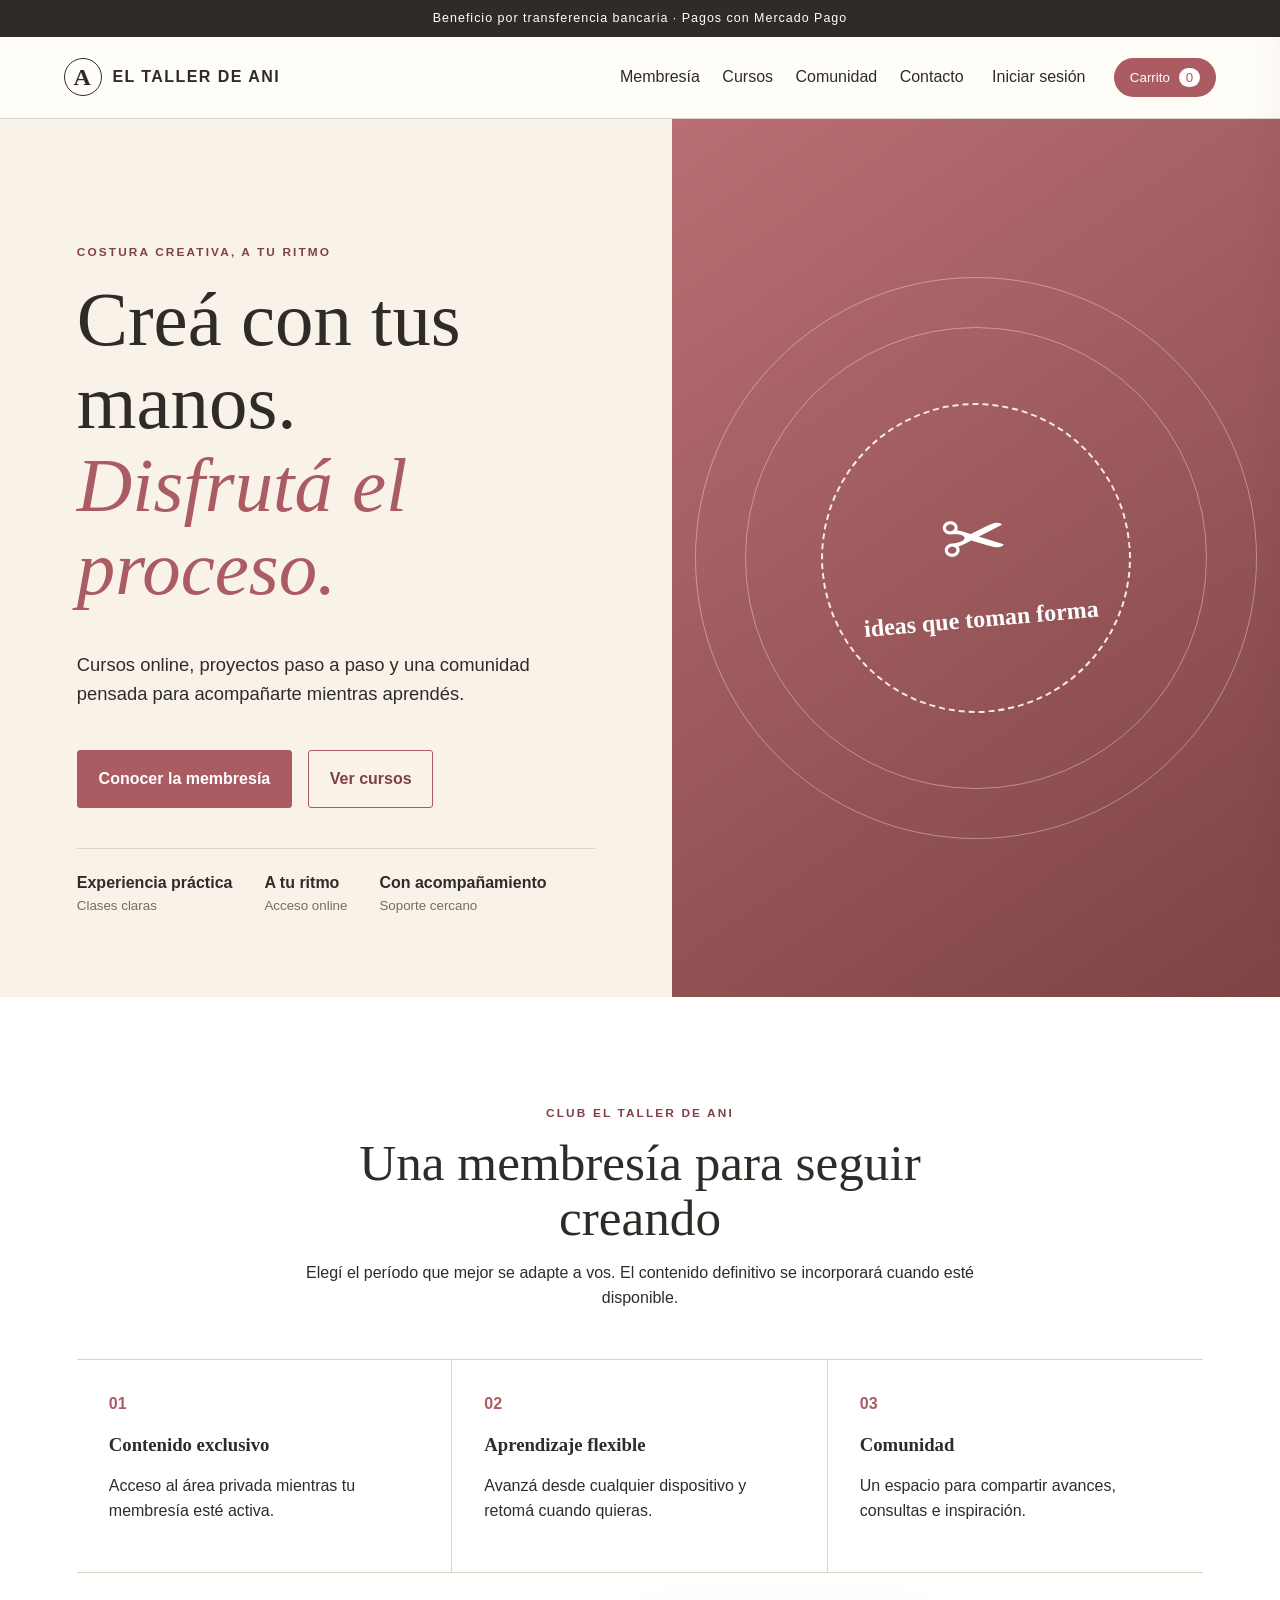
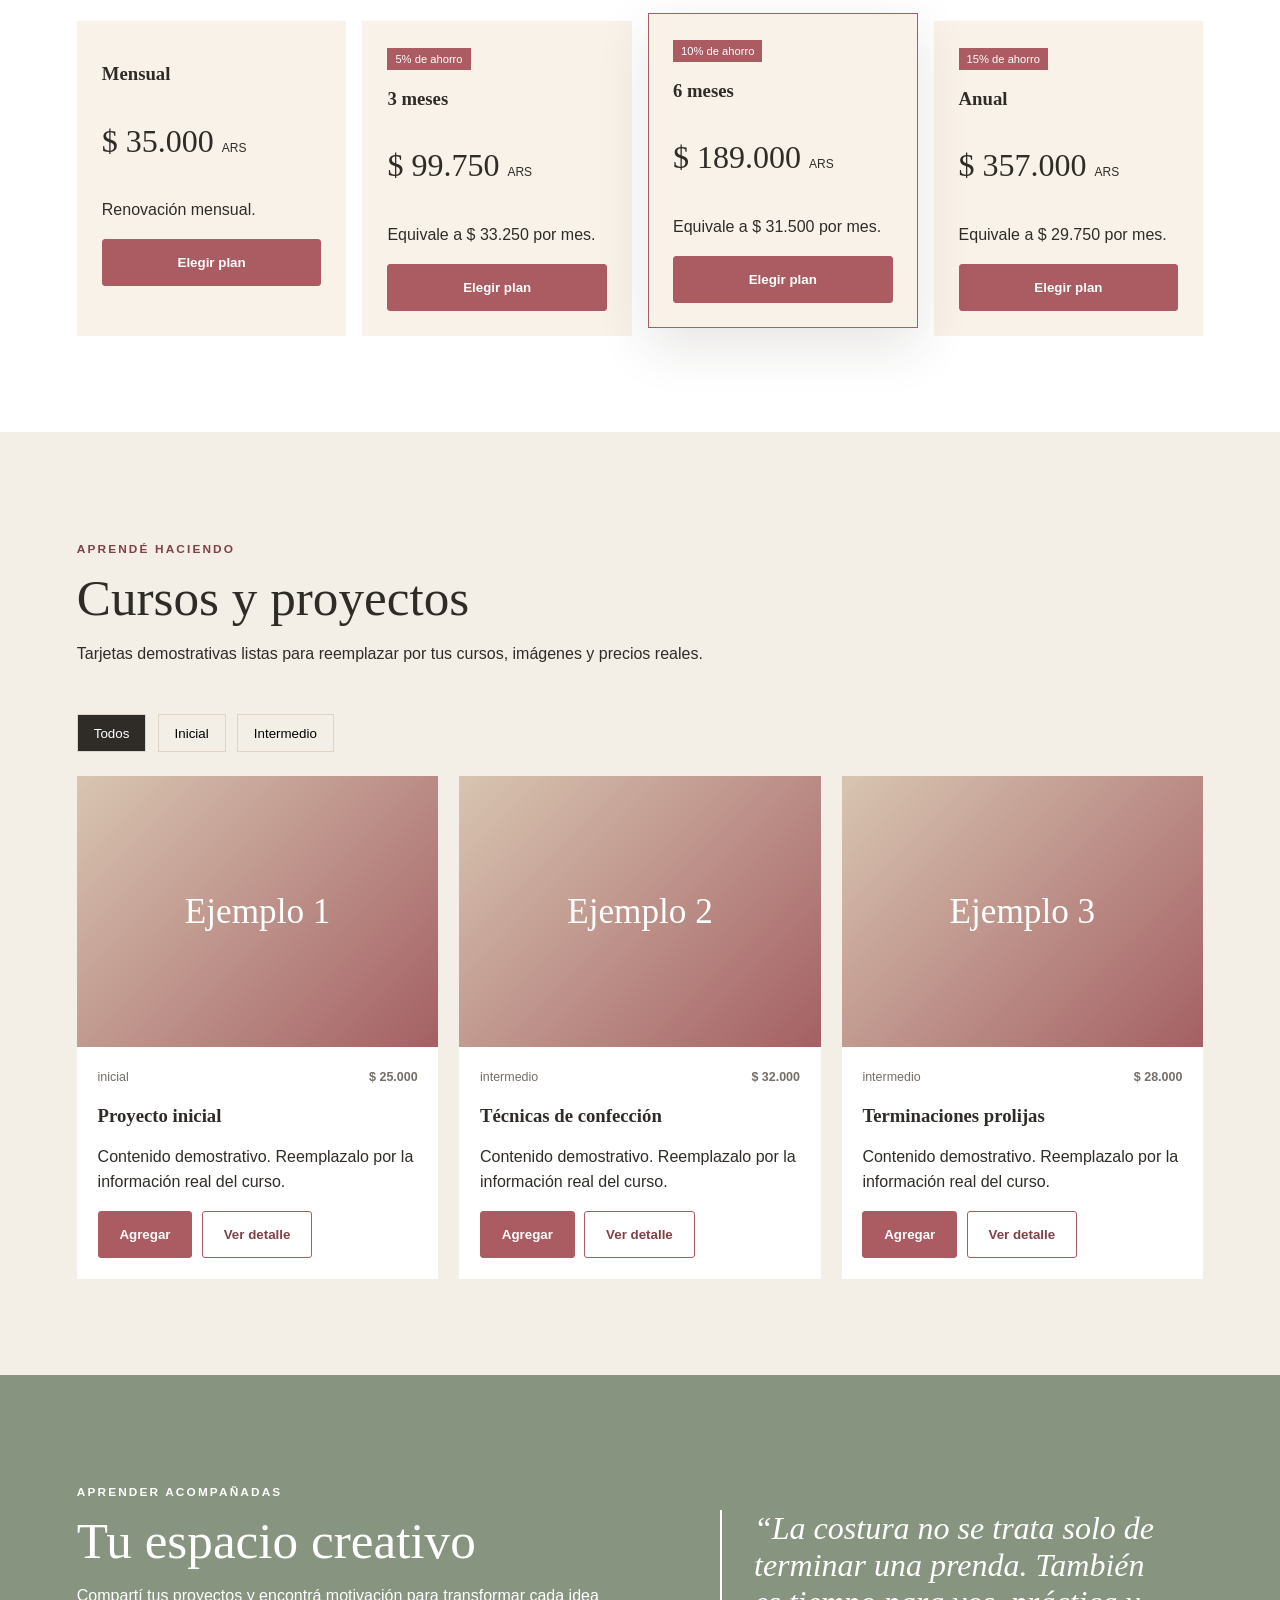
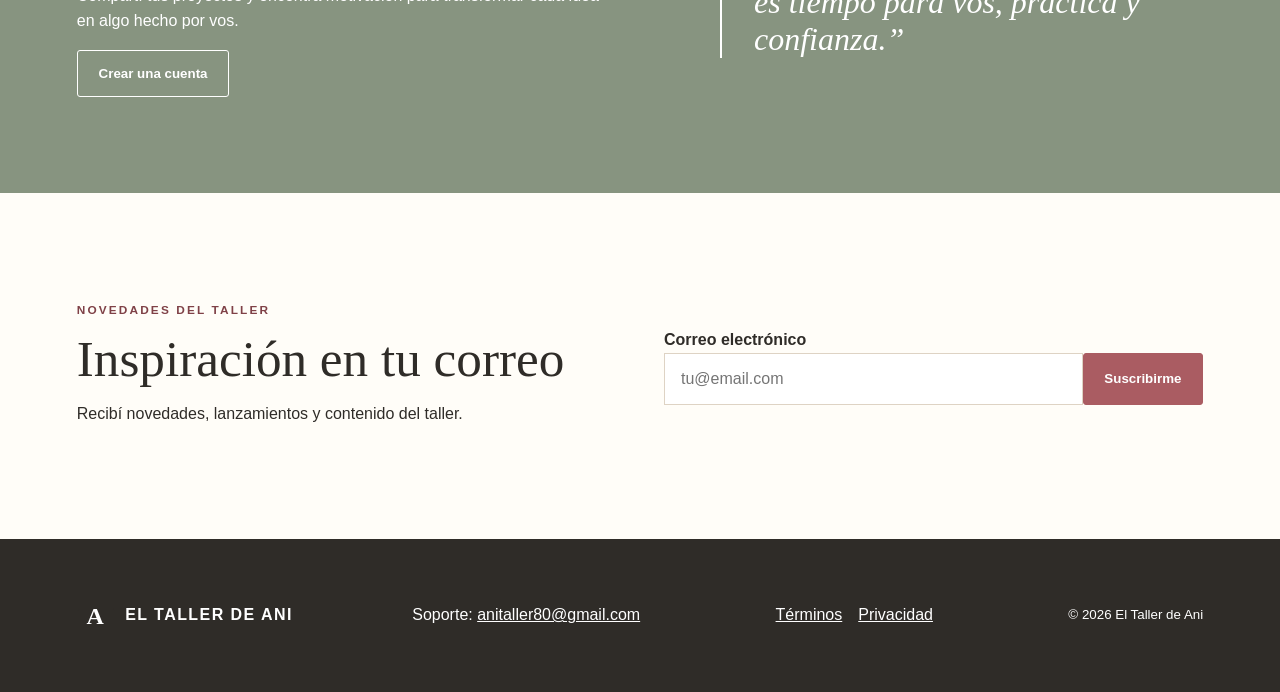
<file: index.html>
<!doctype html>
<html lang="es">
<head>
  <meta charset="utf-8">
  <meta name="viewport" content="width=device-width,initial-scale=1">
  <meta name="description" content="El Taller de Ani: cursos de costura, comunidad y membresías online.">
  <title>El Taller de Ani | Costura, cursos y comunidad</title>
  <link rel="stylesheet" href="assets/css/styles.css">
</head>
<body>
  <div class="promo">Beneficio por transferencia bancaria · Pagos con Mercado Pago</div>
  <header class="header">
    <a class="brand" href="#inicio" aria-label="Ir al inicio">
      <span class="brand-mark">A</span><span>EL TALLER DE ANI</span>
    </a>
    <button class="menu-btn" id="menuBtn" aria-controls="mainNav" aria-expanded="false">☰</button>
    <nav id="mainNav" class="nav" aria-label="Navegación principal">
      <a href="#membresia">Membresía</a><a href="#cursos">Cursos</a><a href="#comunidad">Comunidad</a><a href="#contacto">Contacto</a>
      <button class="link-btn" data-open="authModal">Iniciar sesión</button>
      <button class="cart-btn" data-open="cartDrawer">Carrito <span id="cartCount">0</span></button>
    </nav>
  </header>

  <main>
    <section id="inicio" class="hero">
      <div class="hero-copy">
        <p class="eyebrow">COSTURA CREATIVA, A TU RITMO</p>
        <h1>Creá con tus manos.<br><em>Disfrutá el proceso.</em></h1>
        <p class="lead">Cursos online, proyectos paso a paso y una comunidad pensada para acompañarte mientras aprendés.</p>
        <div class="actions"><a class="btn primary" href="#membresia">Conocer la membresía</a><a class="btn secondary" href="#cursos">Ver cursos</a></div>
        <div class="stats"><span><strong>Experiencia práctica</strong><small>Clases claras</small></span><span><strong>A tu ritmo</strong><small>Acceso online</small></span><span><strong>Con acompañamiento</strong><small>Soporte cercano</small></span></div>
      </div>
      <div class="hero-art" aria-label="Composición decorativa inspirada en costura">
        <div class="stitch-circle"><span>✂</span><b>ideas que toman forma</b></div>
      </div>
    </section>

    <section id="membresia" class="section membership">
      <div class="section-head"><p class="eyebrow">CLUB EL TALLER DE ANI</p><h2>Una membresía para seguir creando</h2><p>Elegí el período que mejor se adapte a vos. El contenido definitivo se incorporará cuando esté disponible.</p></div>
      <div class="benefits"><article><span>01</span><h3>Contenido exclusivo</h3><p>Acceso al área privada mientras tu membresía esté activa.</p></article><article><span>02</span><h3>Aprendizaje flexible</h3><p>Avanzá desde cualquier dispositivo y retomá cuando quieras.</p></article><article><span>03</span><h3>Comunidad</h3><p>Un espacio para compartir avances, consultas e inspiración.</p></article></div>
      <div class="plans" id="plans"></div>
    </section>

    <section id="cursos" class="section courses">
      <div class="section-head left"><p class="eyebrow">APRENDÉ HACIENDO</p><h2>Cursos y proyectos</h2><p>Tarjetas demostrativas listas para reemplazar por tus cursos, imágenes y precios reales.</p></div>
      <div class="filters" role="group" aria-label="Filtros de cursos"><button class="active" data-filter="todos">Todos</button><button data-filter="inicial">Inicial</button><button data-filter="intermedio">Intermedio</button></div>
      <div class="course-grid" id="courseGrid"></div>
    </section>

    <section id="comunidad" class="section community">
      <div><p class="eyebrow">APRENDER ACOMPAÑADAS</p><h2>Tu espacio creativo</h2><p>Compartí tus proyectos y encontrá motivación para transformar cada idea en algo hecho por vos.</p><button class="btn secondary light" data-open="authModal">Crear una cuenta</button></div>
      <blockquote>“La costura no se trata solo de terminar una prenda. También es tiempo para vos, práctica y confianza.”</blockquote>
    </section>

    <section class="section newsletter" id="contacto">
      <div><p class="eyebrow">NOVEDADES DEL TALLER</p><h2>Inspiración en tu correo</h2><p>Recibí novedades, lanzamientos y contenido del taller.</p></div>
      <form id="newsletterForm"><label for="newsletterEmail">Correo electrónico</label><div><input id="newsletterEmail" type="email" required placeholder="tu@email.com"><button class="btn primary">Suscribirme</button></div><small id="newsletterStatus" aria-live="polite"></small></form>
    </section>
  </main>

  <footer><div class="brand"><span class="brand-mark">A</span><span>EL TALLER DE ANI</span></div><p>Soporte: <a href="mailto:anitaller80@gmail.com">anitaller80@gmail.com</a></p><div><a href="legal/terminos.html">Términos</a><a href="legal/privacidad.html">Privacidad</a></div><small>© <span id="year"></span> El Taller de Ani</small></footer>

  <aside class="drawer" id="cartDrawer" aria-hidden="true" aria-label="Carrito">
    <div class="drawer-head"><h2>Tu carrito</h2><button data-close aria-label="Cerrar">×</button></div><div id="cartItems" class="cart-items"></div><div class="cart-total"><span>Total</span><strong id="cartTotal">$0</strong></div><button id="checkoutBtn" class="btn primary full">Continuar con Mercado Pago</button><p class="note">Para cobrar de verdad, conectá el backend y las credenciales de Mercado Pago según el README.</p>
  </aside>
  <div class="overlay" id="overlay"></div>

  <dialog id="authModal">
    <button class="dialog-close" data-close aria-label="Cerrar">×</button><div class="tabs"><button class="active" data-tab="login">Ingresar</button><button data-tab="register">Registrarme</button></div>
    <form id="loginForm" class="auth-form active"><h2>Bienvenida de nuevo</h2><label>Email<input type="email" required></label><label>Contraseña<input type="password" minlength="6" required></label><button class="btn primary full">Ingresar</button><small class="form-status" aria-live="polite"></small></form>
    <form id="registerForm" class="auth-form"><h2>Crear una cuenta</h2><label>Nombre<input type="text" required></label><label>Email<input type="email" required></label><label>Contraseña<input type="password" minlength="6" required></label><button class="btn primary full">Registrarme</button><small class="form-status" aria-live="polite"></small></form>
  </dialog>
  <script src="assets/js/app.js"></script>
</body></html>
</file>
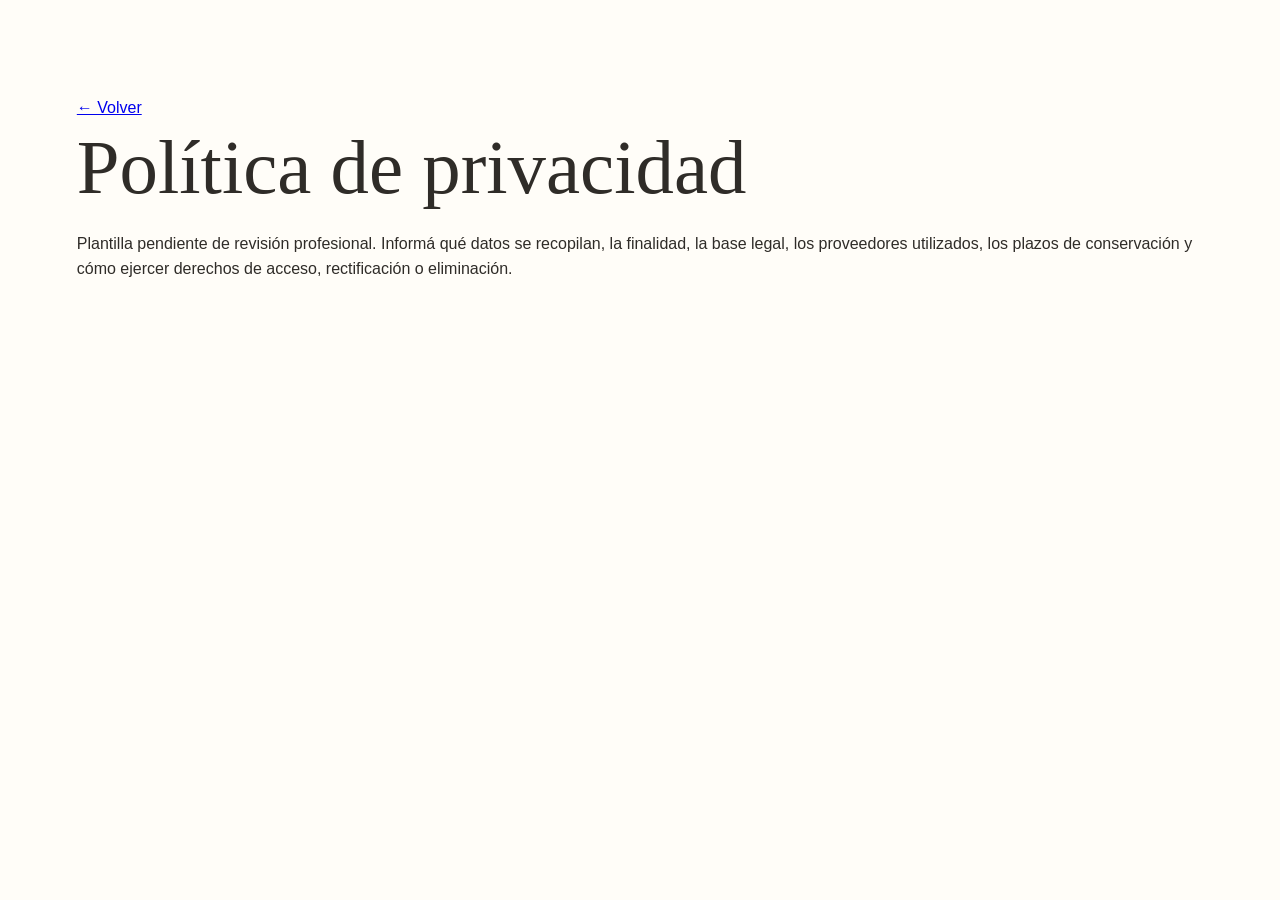
<file: legal/privacidad.html>
<!doctype html><html lang="es"><head><meta charset="utf-8"><meta name="viewport" content="width=device-width"><title>Privacidad | El Taller de Ani</title><link rel="stylesheet" href="../assets/css/styles.css"></head><body><main class="section"><a href="../index.html">← Volver</a><h1>Política de privacidad</h1><p>Plantilla pendiente de revisión profesional. Informá qué datos se recopilan, la finalidad, la base legal, los proveedores utilizados, los plazos de conservación y cómo ejercer derechos de acceso, rectificación o eliminación.</p></main></body></html>
</file>
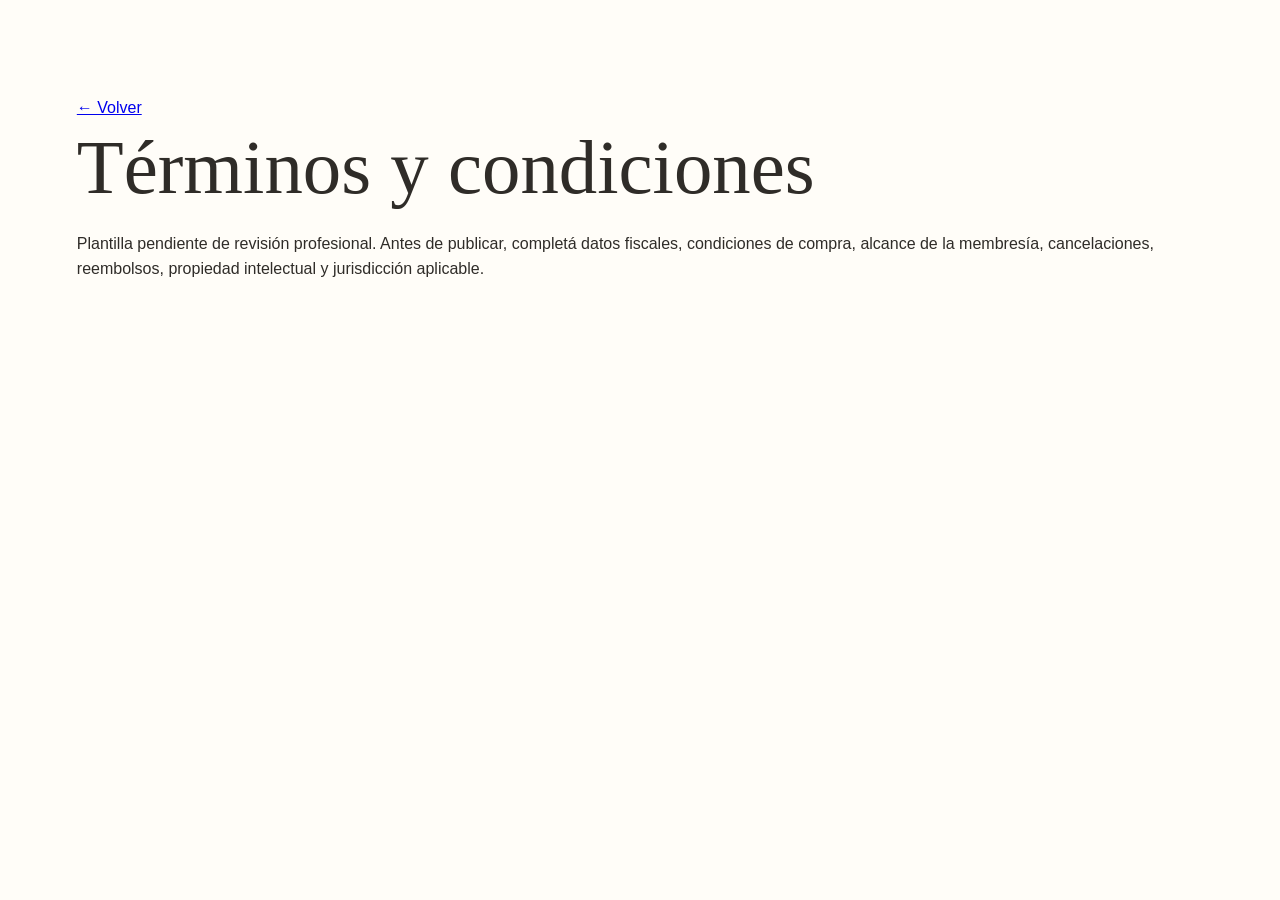
<file: legal/terminos.html>
<!doctype html><html lang="es"><head><meta charset="utf-8"><meta name="viewport" content="width=device-width"><title>Términos | El Taller de Ani</title><link rel="stylesheet" href="../assets/css/styles.css"></head><body><main class="section"><a href="../index.html">← Volver</a><h1>Términos y condiciones</h1><p>Plantilla pendiente de revisión profesional. Antes de publicar, completá datos fiscales, condiciones de compra, alcance de la membresía, cancelaciones, reembolsos, propiedad intelectual y jurisdicción aplicable.</p></main></body></html>
</file>
<file: assets/css/styles.css>
:root{--cream:#f8f2e8;--paper:#fffdf8;--ink:#2f2c28;--rose:#aa5c62;--rose2:#7f4147;--sage:#879480;--line:#ded3c4;--shadow:0 18px 50px rgba(58,44,35,.12)}*{box-sizing:border-box}html{scroll-behavior:smooth}body{margin:0;color:var(--ink);font-family:Arial,Helvetica,sans-serif;background:var(--paper);line-height:1.55}.promo{background:var(--ink);color:#fff;text-align:center;padding:.55rem 1rem;font-size:.78rem;letter-spacing:.08em}.header{height:82px;display:flex;align-items:center;justify-content:space-between;padding:0 5vw;border-bottom:1px solid var(--line);background:rgba(255,253,248,.96);position:sticky;top:0;z-index:20}.brand{display:flex;align-items:center;gap:.65rem;text-decoration:none;color:inherit;font-weight:800;letter-spacing:.09em}.brand-mark{width:38px;height:38px;border:1px solid var(--ink);border-radius:50%;display:grid;place-items:center;font-family:Georgia,serif;font-size:1.5rem}.nav{display:flex;gap:1.4rem;align-items:center}.nav a,.link-btn{color:inherit;text-decoration:none;background:none;border:0;font:inherit;cursor:pointer}.cart-btn{border:0;background:var(--rose);color:#fff;padding:.75rem 1rem;border-radius:999px;cursor:pointer}.cart-btn span{background:#fff;color:var(--rose);padding:.12rem .42rem;border-radius:999px;margin-left:.35rem}.menu-btn{display:none;border:0;background:none;font-size:1.5rem}.hero{min-height:650px;display:grid;grid-template-columns:1.05fr .95fr;background:var(--cream);overflow:hidden}.hero-copy{padding:7rem 6vw 5rem;display:flex;flex-direction:column;justify-content:center}.eyebrow{font-size:.74rem;font-weight:800;letter-spacing:.18em;color:var(--rose2)}h1,h2,h3{font-family:Georgia,'Times New Roman',serif;line-height:1.08}h1{font-size:clamp(3rem,6vw,6rem);font-weight:400;margin:.4rem 0 1.35rem}h1 em{color:var(--rose);font-weight:400}.lead{font-size:1.15rem;max-width:650px}.actions{display:flex;gap:1rem;margin:1.5rem 0 2.5rem}.btn{display:inline-flex;justify-content:center;align-items:center;text-decoration:none;border:1px solid var(--rose);padding:.95rem 1.3rem;border-radius:3px;font-weight:700;cursor:pointer}.primary{background:var(--rose);color:#fff}.primary:hover{background:var(--rose2)}.secondary{background:transparent;color:var(--rose2)}.stats{display:flex;gap:2rem;border-top:1px solid var(--line);padding-top:1.4rem}.stats span{display:flex;flex-direction:column}.stats small{color:#746d65}.hero-art{background:linear-gradient(145deg,#b96f73,#7d4345);display:grid;place-items:center;position:relative}.hero-art:before,.hero-art:after{content:"";position:absolute;border:1px solid rgba(255,255,255,.36);border-radius:50%}.hero-art:before{width:460px;height:460px}.hero-art:after{width:560px;height:560px}.stitch-circle{width:310px;height:310px;border:2px dashed #f7eadd;border-radius:50%;display:flex;flex-direction:column;justify-content:center;align-items:center;color:#fff;transform:rotate(-5deg);z-index:1}.stitch-circle span{font-size:5rem}.stitch-circle b{font-family:Georgia,serif;font-size:1.5rem}.section{padding:6rem 6vw}.section-head{text-align:center;max-width:700px;margin:0 auto 3rem}.section-head.left{text-align:left;margin-left:0}.section h2{font-size:clamp(2.3rem,4vw,4rem);font-weight:400;margin:.4rem 0}.membership{background:#fff}.benefits{display:grid;grid-template-columns:repeat(3,1fr);border-top:1px solid var(--line);border-bottom:1px solid var(--line)}.benefits article{padding:2rem;border-right:1px solid var(--line)}.benefits article:last-child{border-right:0}.benefits span{color:var(--rose);font-weight:800}.plans{display:grid;grid-template-columns:repeat(4,1fr);gap:1rem;margin-top:3rem}.plan{background:var(--cream);padding:1.5rem;border:1px solid transparent}.plan.featured{border-color:var(--rose);transform:translateY(-8px);box-shadow:var(--shadow)}.plan .tag{font-size:.7rem;background:var(--rose);color:white;padding:.3rem .5rem}.price{font-family:Georgia,serif;font-size:2rem}.price small{font:12px Arial}.full{width:100%}.courses{background:#f3eee6}.filters{display:flex;gap:.7rem;margin-bottom:1.5rem}.filters button{padding:.65rem 1rem;border:1px solid var(--line);background:transparent;cursor:pointer}.filters button.active{background:var(--ink);color:#fff}.course-grid{display:grid;grid-template-columns:repeat(3,1fr);gap:1.3rem}.course{background:#fff}.course-image{aspect-ratio:4/3;background:linear-gradient(135deg,#d8c5b1,#a46064);display:grid;place-items:center;color:#fff;font:2.2rem Georgia}.course-body{padding:1.3rem}.course-meta{display:flex;justify-content:space-between;font-size:.78rem;color:#756e67}.course-actions{display:flex;gap:.6rem}.community{background:var(--sage);color:#fff;display:grid;grid-template-columns:1fr 1fr;gap:5rem;align-items:center}.community .eyebrow{color:#fff}.community blockquote{font:italic 2rem Georgia;border-left:2px solid #fff;padding-left:2rem}.light{border-color:#fff;color:#fff}.newsletter{display:grid;grid-template-columns:1fr 1fr;gap:3rem;align-items:center}.newsletter label{display:block;font-weight:700}.newsletter form>div{display:flex}.newsletter input{flex:1;padding:1rem;border:1px solid var(--line);font-size:1rem}footer{padding:3rem 6vw;background:var(--ink);color:#fff;display:flex;align-items:center;justify-content:space-between;gap:1rem;flex-wrap:wrap}footer a{color:#fff;margin-right:1rem}.overlay{position:fixed;inset:0;background:rgba(0,0,0,.45);z-index:39;opacity:0;pointer-events:none;transition:.2s}.overlay.show{opacity:1;pointer-events:auto}.drawer{position:fixed;right:0;top:0;height:100%;width:min(420px,94vw);background:#fff;z-index:40;padding:1.5rem;transform:translateX(105%);transition:.25s;box-shadow:var(--shadow)}.drawer.open{transform:none}.drawer-head{display:flex;justify-content:space-between}.drawer-head button,.dialog-close{border:0;background:none;font-size:2rem;cursor:pointer}.cart-item{display:grid;grid-template-columns:1fr auto;gap:.4rem;border-bottom:1px solid var(--line);padding:1rem 0}.cart-item button{border:0;background:none;color:var(--rose);cursor:pointer}.cart-total{display:flex;justify-content:space-between;font-size:1.2rem;padding:1.5rem 0}.note{font-size:.76rem;color:#716a64}dialog{width:min(470px,92vw);border:0;padding:2rem;box-shadow:var(--shadow)}dialog::backdrop{background:rgba(0,0,0,.5)}.dialog-close{position:absolute;right:1rem;top:.5rem}.tabs{display:flex;border-bottom:1px solid var(--line)}.tabs button{flex:1;padding:1rem;border:0;background:none;cursor:pointer}.tabs button.active{border-bottom:2px solid var(--rose);color:var(--rose)}.auth-form{display:none}.auth-form.active{display:block}.auth-form label{display:block;margin:1rem 0}.auth-form input{display:block;width:100%;padding:.9rem;margin-top:.35rem;border:1px solid var(--line)}@media(max-width:900px){.menu-btn{display:block}.nav{display:none;position:absolute;left:0;right:0;top:82px;background:#fff;flex-direction:column;padding:1.5rem;box-shadow:var(--shadow)}.nav.open{display:flex}.hero{grid-template-columns:1fr}.hero-art{min-height:420px}.plans{grid-template-columns:repeat(2,1fr)}.course-grid{grid-template-columns:repeat(2,1fr)}.community,.newsletter{grid-template-columns:1fr}.benefits{grid-template-columns:1fr}.benefits article{border-right:0;border-bottom:1px solid var(--line)}}@media(max-width:580px){.hero-copy,.section{padding:4rem 1.2rem}.hero-art{min-height:330px}.hero-art:before{width:300px;height:300px}.hero-art:after{width:360px;height:360px}.stitch-circle{width:230px;height:230px}.stats{flex-direction:column;gap:.7rem}.actions{flex-direction:column}.plans,.course-grid{grid-template-columns:1fr}.newsletter form>div{flex-direction:column}.header{padding:0 1rem}.brand{font-size:.8rem}footer{align-items:flex-start;flex-direction:column}}
</file>
